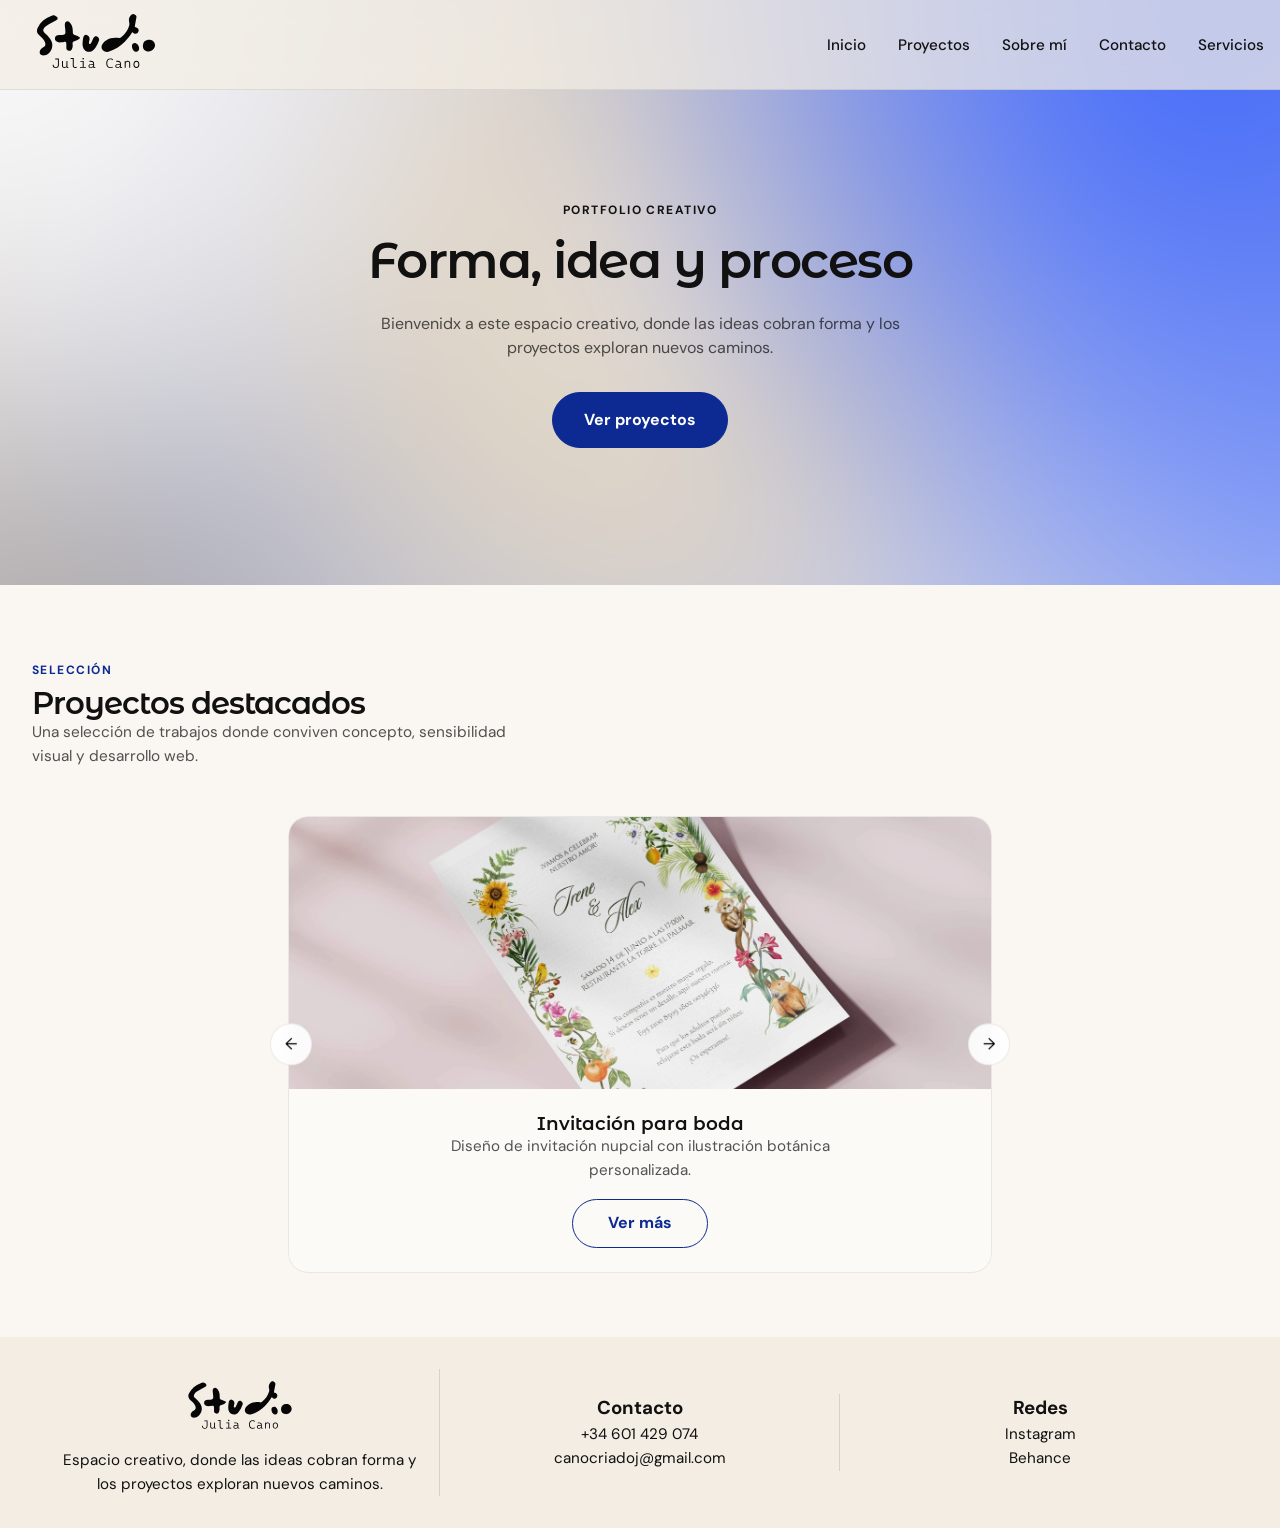
<file: index.html>
<!DOCTYPE html>
<html lang="es">

<head>
    <meta charset="UTF-8">
    <meta http-equiv="X-UA-Compatible" content="IE=edge">
    <meta name="viewport" content="width=device-width, initial-scale=1.0">

    <title>Julia Cano | Portfolio</title>
    <meta name="description" content="Portfolio de Julia Cano, diseñadora web y desarrolladora frontend.">

    <link rel="icon" href="img/favicon.svg" type="image/svg+xml">

    <!-- Fuentes de Google Fonts -->
    <link rel="preconnect" href="https://fonts.googleapis.com">
    <link rel="preconnect" href="https://fonts.gstatic.com" crossorigin>
    <link
        href="https://fonts.googleapis.com/css2?family=DM+Sans:wght@400;500;700&family=Montserrat+Alternates:wght@500;600;700&display=swap"
        rel="stylesheet" />

    <link rel="stylesheet" href="css/main.css">
    <script src="js/main.js" defer></script>
</head>

<body>

    <header class="site-header">
        <div class="site-header__container">
            <a class="site-header__logo" href="index.html" title="Ir al inicio">
                <img src="img/logo.svg" alt="logo del sitio" class="site-header__logo-svg">
            </a>

            <nav class="site-header__nav" id="site-navigation" aria-label="Navegación principal">
                <ul class="site-header__nav-list">
                    <li class="site-header__nav-item">
                        <a class="site-header__nav-link" href="index.html#inicio" title="Ir a Inicio">
                            Inicio
                        </a>
                    </li>
                    <li class="site-header__nav-item">
                        <a class="site-header__nav-link" href="proyectos.html" title="Ir a Proyectos">
                            Proyectos
                        </a>
                    </li>
                    <li class="site-header__nav-item">
                        <a class="site-header__nav-link" href="sobremi.html" title="Ir a Sobre mí">
                            Sobre mí
                        </a>
                    </li>
                    <li class="site-header__nav-item">
                        <a class="site-header__nav-link" href="contacto.html" title="Ir a Contacto">
                            Contacto
                        </a>
                    </li>
                    <li class="site-header__nav-item">
                        <a class="site-header__nav-link" href="servicios.html" title="Ir a Servicios">
                            Servicios
                        </a>
                    </li>
                </ul>
            </nav>

            <button class="site-header__toggle" id="menu-toggle" type="button" aria-expanded="false"
                aria-controls="site-navigation" aria-label="Abrir menú" title="Abrir menú">
                <span class="site-header__toggle-line"></span>
                <span class="site-header__toggle-line"></span>
                <span class="site-header__toggle-line"></span>
            </button>
        </div>
    </header>

    <main class="site-main reveal">
        <!-- hero -->
        <section class="hero" id="inicio" aria-labelledby="hero-title">
            <div class="hero__background" aria-hidden="true"></div>

            <div class="hero__container">
                <p class="hero__eyebrow">Portfolio creativo</p>

                <h1 class="hero__title" id="hero-title">
                    Forma, idea y proceso
                </h1>

                <p class="hero__text">
                    Bienvenidx a este espacio creativo, donde las ideas
                    cobran forma y los proyectos exploran nuevos caminos.
                </p>

                <a class="hero__button" href="proyectos.html" title="Ver proyectos">
                    Ver proyectos
                </a>
            </div>
        </section>

        <!-- Slider de proyectos -->
        <section class="slider-proyectos" aria-labelledby="slider-proyectos-titulo">
            <div class="slider-proyectos__contenedor">

                <div class="slider-proyectos__cabecera">
                    <p class="slider-proyectos__eyebrow">Selección</p>
                    <h2 class="slider-proyectos__titulo" id="slider-proyectos-titulo">
                        Proyectos destacados
                    </h2>
                    <p class="slider-proyectos__descripcion">
                        Una selección de trabajos donde conviven concepto, sensibilidad visual y desarrollo web.
                    </p>
                </div>

                <div class="slider-proyectos__slider">

                    <button class="slider-proyectos__flecha slider-proyectos__flecha--anterior" type="button"
                        aria-label="Ver proyecto anterior">
                        ←
                    </button>

                    <div class="slider-proyectos__viewport">
                        <div class="slider-proyectos__pista" id="slider-pista">

                            <article class="slider-proyectos__slide">
                                <picture>
                                    <source srcset="img/webp/invitaciondeboda/mockupboda2.webp" type="image/webp">
                                    <img src="img/proyecto1.jpg" alt="Invitación para boda" loading="lazy" width="1200"
                                        height="800">
                                </picture>

                                <div class="slider-proyectos__contenido">
                                    <h3 class="slider-proyectos__nombre">Invitación para boda</h3>
                                    <p class="slider-proyectos__texto">
                                        Diseño de invitación nupcial con ilustración botánica personalizada.
                                    </p>
                                    <a href="detalle-invitaciondeboda.html" class="slider-proyectos__boton">Ver más</a>
                                </div>
                            </article>

                            <article class="slider-proyectos__slide">
                                <picture>
                                    <source srcset="img/webp/unregaloespecial/foto2.webp" type="image/webp">
                                    <img src="img/jpg//unregaloespecial/foto2.jpg" alt="Proyecto 2" loading="lazy"
                                        width="1200" height="800">
                                </picture>

                                <div class="slider-proyectos__contenido">
                                    <h3 class="slider-proyectos__nombre">Un regalo especial</h3>
                                    <p class="slider-proyectos__texto">
                                        Diseño de packaging artesanal y efímero.
                                    </p>
                                    <a href="detalle-regalo.html" class="slider-proyectos__boton">Ver más</a>
                                </div>
                            </article>

                            <article class="slider-proyectos__slide">
                                <picture>
                                    <source srcset="img/webp/jimenezrosales/diseñofinal.webp" type="image/webp">
                                    <img src="img/jpg/jimenezrosales/diseñofinal.jpg" alt="Proyecto 3" loading="lazy"
                                        width="1200" height="800">
                                </picture>

                                <div class="slider-proyectos__contenido">
                                    <h3 class="slider-proyectos__nombre">Jiménez Rosales</h3>
                                    <p class="slider-proyectos__texto">
                                        Rediseño de identidad y packaging para una granja avícola situada en Sevilla.
                                    </p>
                                    <a href="detalle-jimenezrosales.html" class="slider-proyectos__boton">Ver más</a>
                                </div>
                            </article>

                        </div>
                    </div>

                    <button class="slider-proyectos__flecha slider-proyectos__flecha--siguiente" type="button"
                        aria-label="Ver siguiente proyecto">
                        →
                    </button>

                </div>
            </div>
        </section>

    </main>

    <!---footer-->
    <footer class="footer">
        <div class="footer__contenedor">
            <div class="footer__columna">
                <div class="footer__logo">
                    <a class="site-header__logo" href="index.html" title="Ir al inicio">
                        <img src="img/logo.svg" alt="logo del sitio" class="site-header__logo-svg">
                    </a>
                </div>
                <p>Espacio creativo, donde las ideas cobran forma y los proyectos exploran nuevos caminos.</p>
            </div>

            <div class="footer__columna">
                <h3 class="footer__titulo"><a href="contacto.html" title="ir a contacto">Contacto</a></h3>
                <p>+34 601 429 074</p>
                <p>canocriadoj@gmail.com</p>
            </div>

            <div class="footer__columna">
                <h3 class="footer__titulo">Redes</h3>
                <p><a href="https://www.instagram.com/" target="_blank" title="abrir instagram" rel="noreferrer">Instagram</a></p>
                <p><a href="https://www.behance.net/" target="_blank" title="abrir behance" rel="noreferrer">Behance</a></p>
            </div>
        </div>
    </footer>
</body>

</html>
</file>
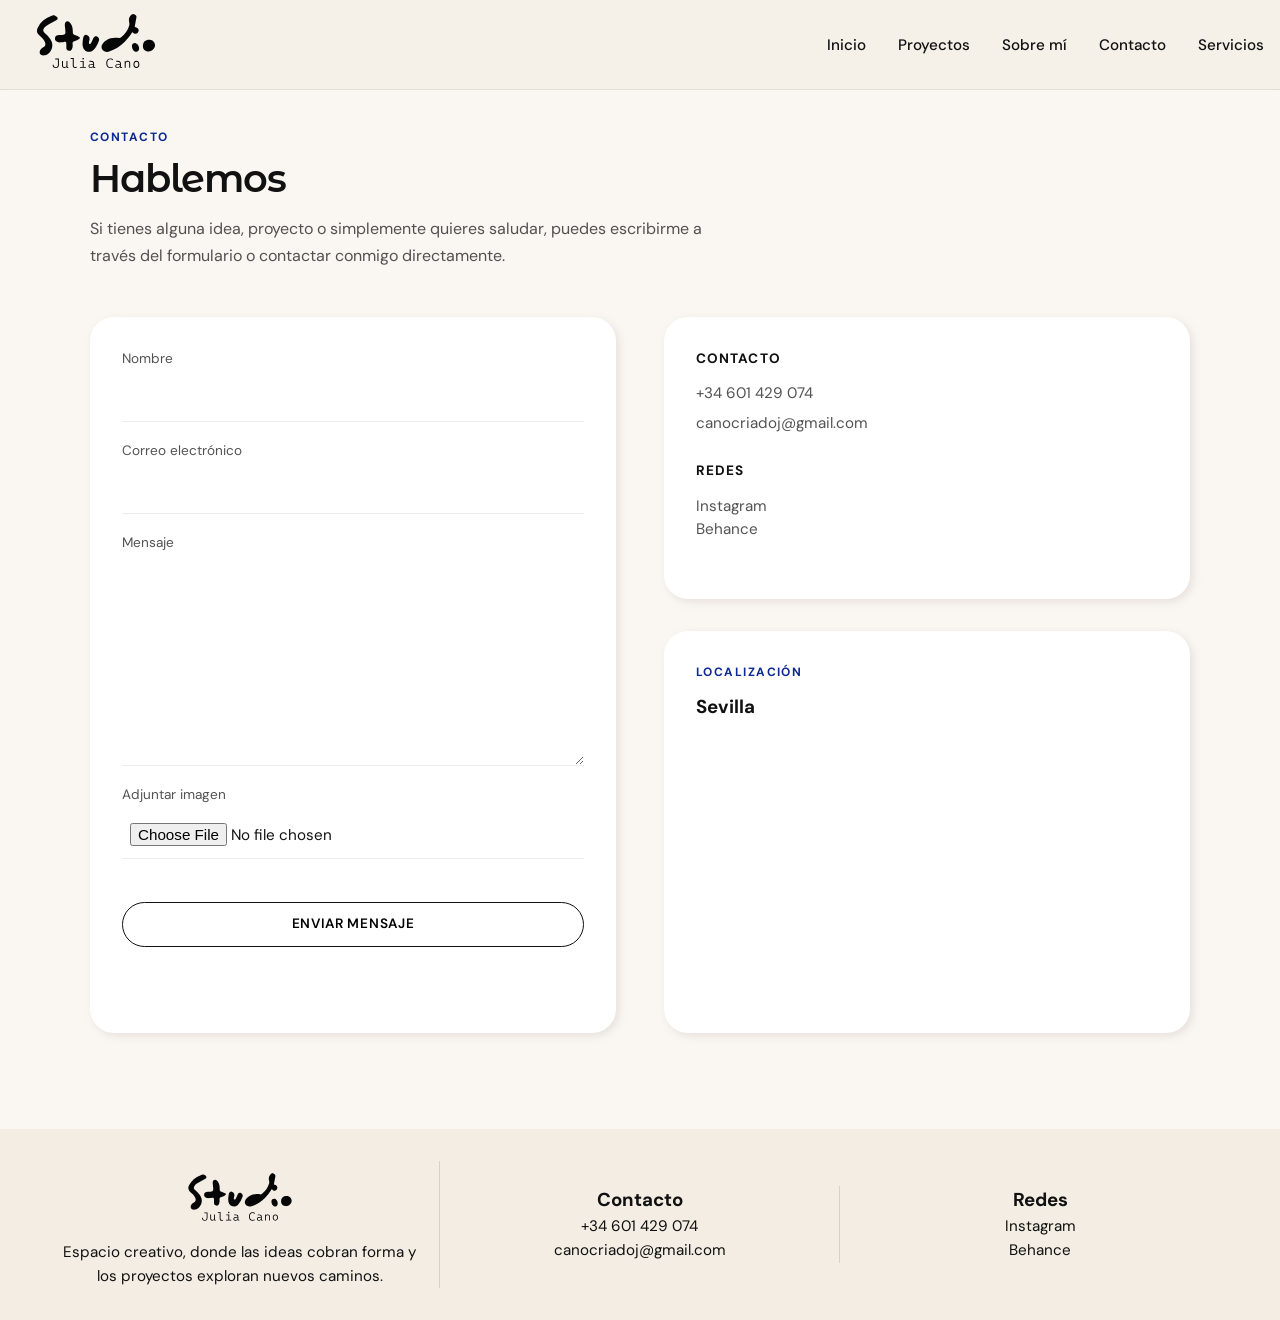
<file: contacto.html>
<!DOCTYPE html>
<html lang="es">

<head>
    <meta charset="UTF-8">
    <meta http-equiv="X-UA-Compatible" content="IE=edge">
    <meta name="viewport" content="width=device-width, initial-scale=1.0">

    <title>Julia Cano | Portfolio</title>
    <meta name="description" content="Portfolio de Julia Cano, diseñadora web y desarrolladora frontend.">

    <link rel="icon" href="img/favicon.svg" type="image/svg+xml">

    <!-- Fuentes de Google Fonts -->
    <link rel="preconnect" href="https://fonts.googleapis.com">
    <link rel="preconnect" href="https://fonts.gstatic.com" crossorigin>
    <link
        href="https://fonts.googleapis.com/css2?family=DM+Sans:wght@400;500;700&family=Montserrat+Alternates:wght@500;600;700&display=swap"
        rel="stylesheet" />

    <link rel="stylesheet" href="css/main.css">
    <script src="js/main.js" defer></script>
</head>

<body>

    <header class="site-header">
        <div class="site-header__container">
            <a class="site-header__logo" href="index.html" title="Ir al inicio">
                <img src="img/logo.svg" alt="logo del sitio" class="site-header__logo-svg">
            </a>

            <nav class="site-header__nav" id="site-navigation" aria-label="Navegación principal">
                <ul class="site-header__nav-list">
                    <li class="site-header__nav-item">
                        <a class="site-header__nav-link" href="index.html#inicio" title="Ir a Inicio">
                            Inicio
                        </a>
                    </li>
                    <li class="site-header__nav-item">
                        <a class="site-header__nav-link" href="proyectos.html" title="Ir a Proyectos">
                            Proyectos
                        </a>
                    </li>
                    <li class="site-header__nav-item">
                        <a class="site-header__nav-link" href="sobremi.html" title="Ir a Sobre mí">
                            Sobre mí
                        </a>
                    </li>
                    <li class="site-header__nav-item">
                        <a class="site-header__nav-link" href="contacto.html" title="Ir a Contacto">
                            Contacto
                        </a>
                    </li>
                    <li class="site-header__nav-item">
                        <a class="site-header__nav-link" href="servicios.html" title="Ir a Servicios">
                            Servicios
                        </a>
                    </li>
                </ul>
            </nav>

            <button class="site-header__toggle" id="menu-toggle" type="button" aria-expanded="false"
                aria-controls="site-navigation" aria-label="Abrir menú" title="Abrir menú">
                <span class="site-header__toggle-line"></span>
                <span class="site-header__toggle-line"></span>
                <span class="site-header__toggle-line"></span>
            </button>
        </div>
    </header>

    <main class="site-main reveal">

        <section class="contacto">
            <div class="contacto__contenedor">

                <div class="contacto__intro">
                    <p class="contacto__subtitulo">Contacto</p>
                    <h2 class="contacto__titulo">Hablemos</h2>
                    <p class="contacto__texto">
                        Si tienes alguna idea, proyecto o simplemente quieres saludar, puedes escribirme a través del
                        formulario o contactar conmigo directamente.
                    </p>
                </div>

                <div class="contacto__grid">

                    <!-- IZQUIERDA: FORMULARIO -->
                    <form class="contacto__formulario" action="envio.php" method="post" enctype="multipart/form-data">
                        <div class="campo">
                            <label for="nombre">Nombre</label>
                            <input type="text" id="nombre" name="nombre" required>
                        </div>

                        <div class="campo">
                            <label for="email">Correo electrónico</label>
                            <input type="email" id="email" name="email" required>
                        </div>

                        <div class="campo">
                            <label for="mensaje">Mensaje</label>
                            <textarea id="mensaje" name="mensaje" rows="8" required></textarea>
                        </div>

                        <div class="campo">
                            <label for="archivo">Adjuntar imagen</label>
                            <input type="file" id="archivo" name="archivo">
                        </div>

                        <button type="submit" class="contacto__boton">Enviar mensaje</button>
                    </form>

                    <!-- DERECHA: CONTACTO + MAPA -->
                    <div class="contacto__columna-derecha">

                        <div class="contacto__info">
                            <div class="contacto__bloque">
                                <h3>Contacto</h3>
                                <p>+34 601 429 074</p>
                                <a href="mailto:canocriadoj@gmail.com"
                                    title="Enviar un correo a Julia Cano">canocriadoj@gmail.com</a>
                            </div>

                            <div class="contacto__bloque">
                                <h3>Redes</h3>
                                <a href="https://www.instagram.com/" target="_blank"
                                    title="Visitar el perfil de Instagram de Julia Cano">Instagram</a>
                                <p><a href="https://www.behance.net/" target="_blank"
                                        title="Visitar el perfil de Behance de Julia Cano">Behance</a></p>
                            </div>
                        </div>

                        <div class="contacto__mapa-bloque">
                            <p class="contacto__subtitulo">Localización</p>
                            <h3>Sevilla</h3>

                            <div class="mapa__iframe">
                                <iframe src="https://www.google.com/maps?q=Sevilla&output=embed" loading="lazy"
                                    title="Mapa de Sevilla">
                                </iframe>
                            </div>
                        </div>

                    </div>

                </div>
            </div>
        </section>

    </main>

    <!---footer-->
    <footer class="footer">
        <div class="footer__contenedor">
            <div class="footer__columna">
                <div class="footer__logo">
                    <a class="site-header__logo" href="index.html" title="Ir al inicio">
                        <img src="img/logo.svg" alt="logo del sitio" class="site-header__logo-svg">
                    </a>
                </div>
                <p>Espacio creativo, donde las ideas cobran forma y los proyectos exploran nuevos caminos.</p>
            </div>

            <div class="footer__columna">
                <h3 class="footer__titulo"><a href="contacto.html" title="ir a contacto">Contacto</a></h3>
                <p>+34 601 429 074</p>
                <p>canocriadoj@gmail.com</p>
            </div>

            <div class="footer__columna">
                <h3 class="footer__titulo">Redes</h3>
                <p><a href="https://www.instagram.com/" target="_blank" title="abrir instagram" rel="noreferrer">Instagram</a></p>
                <p><a href="https://www.behance.net/" target="_blank" title="abrir behance" rel="noreferrer">Behance</a></p>
            </div>
        </div>
    </footer>
</body>

</html>
</file>
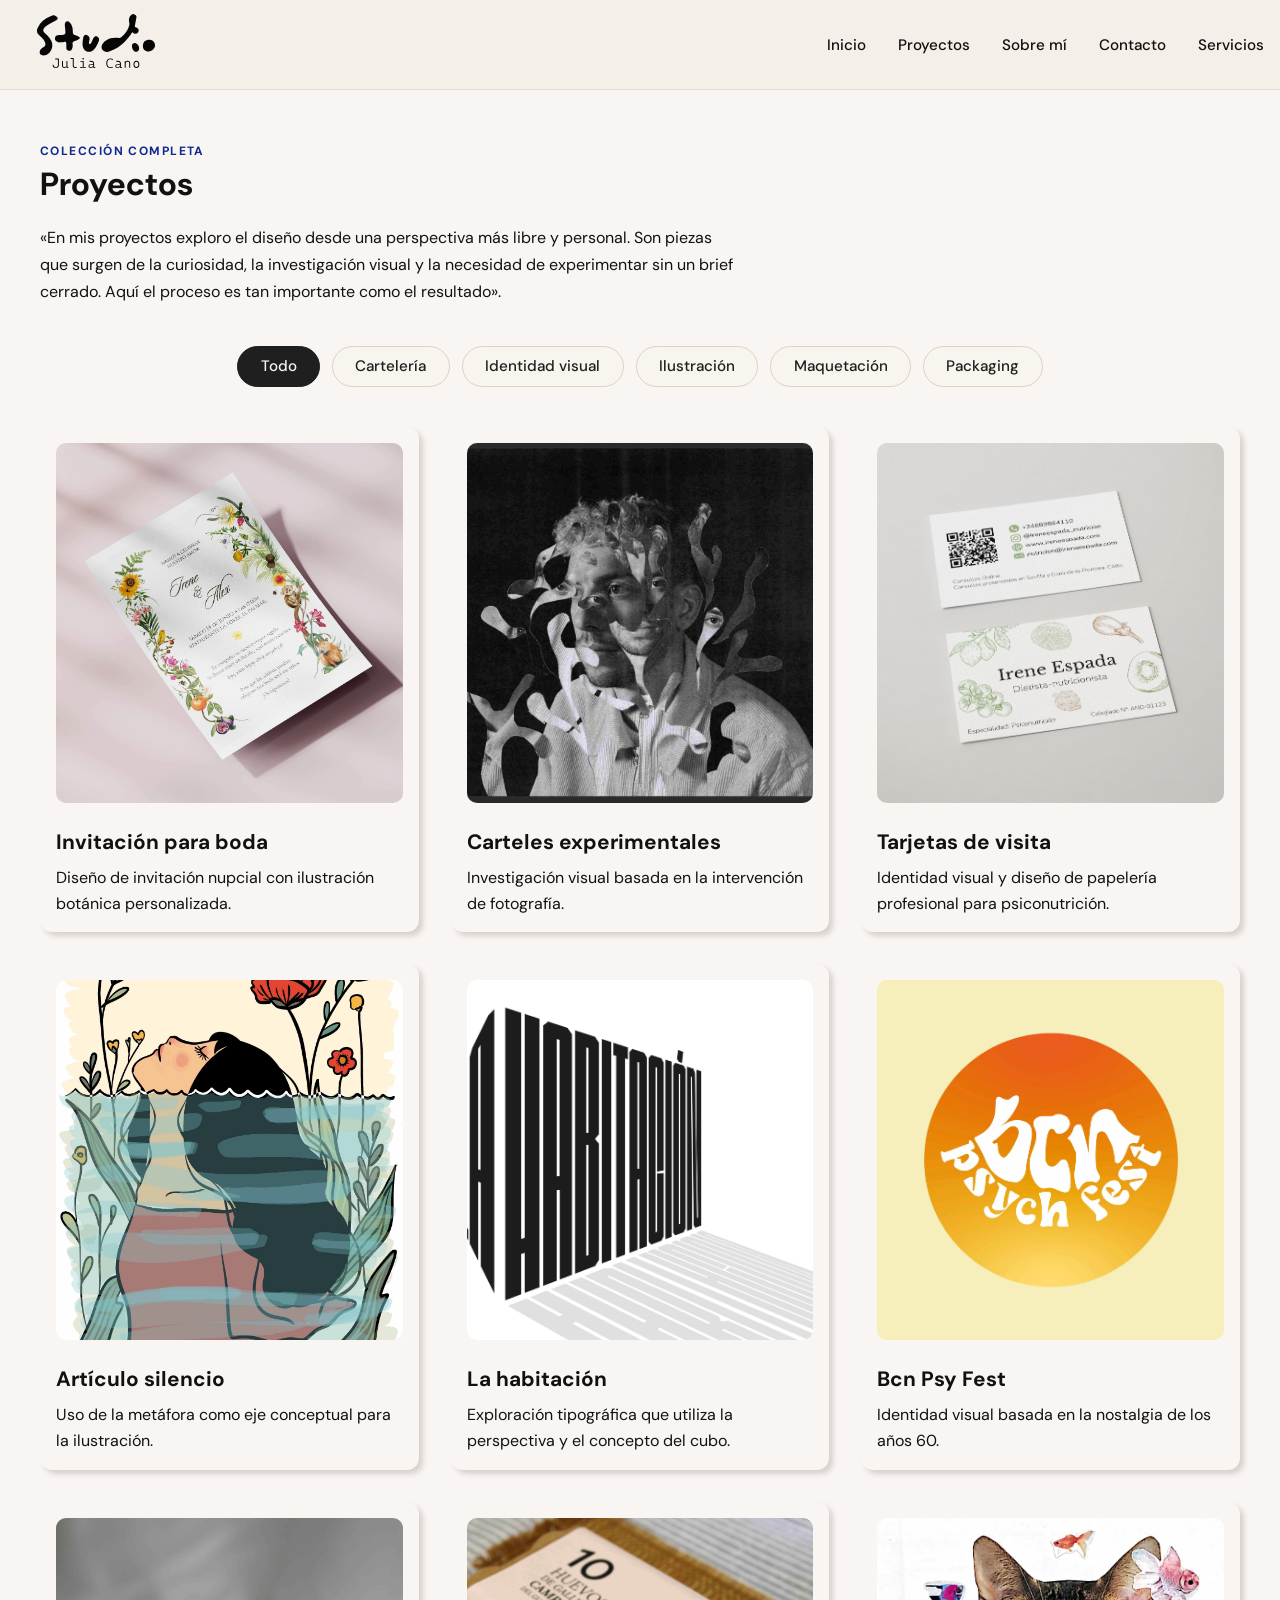
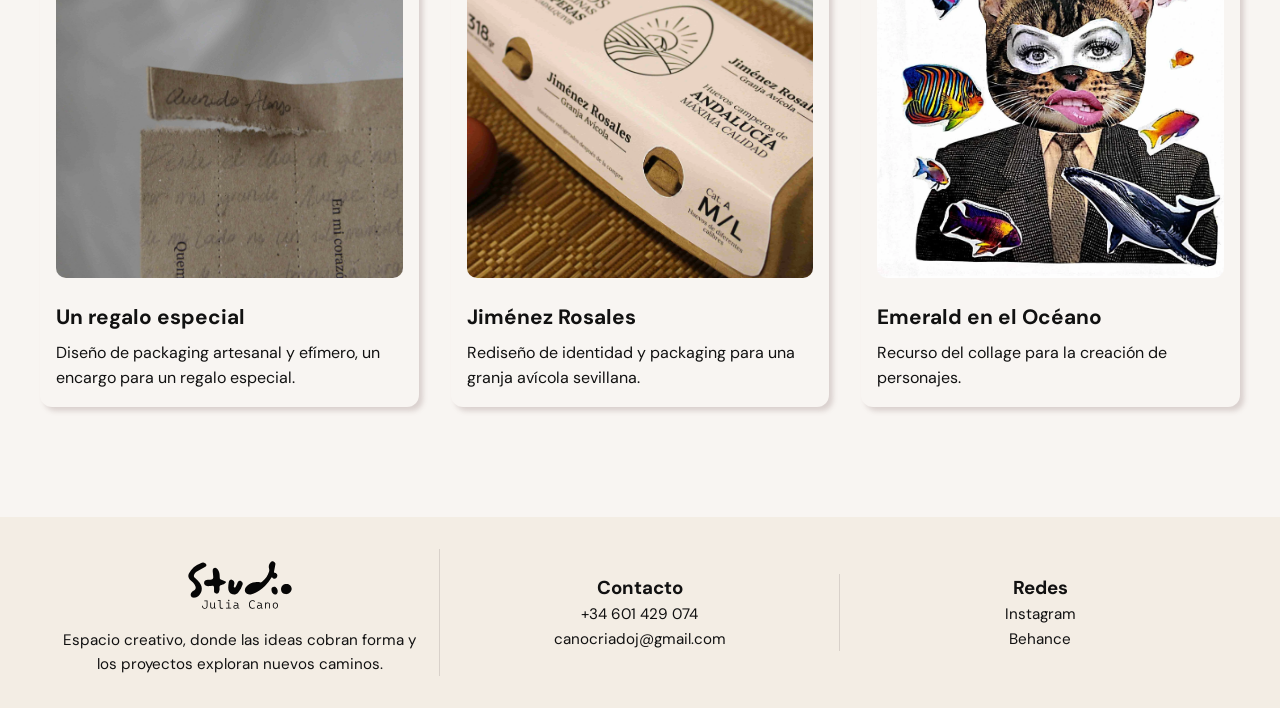
<file: proyectos.html>
<!DOCTYPE html>
<html lang="es">

<head>
     <!-- Metadatos básicos del documento -->
    <meta charset="UTF-8">
    <meta http-equiv="X-UA-Compatible" content="IE=edge">
    <meta name="viewport" content="width=device-width, initial-scale=1.0">

    <!-- Información SEO principal -->
    <title>Julia Cano | Portfolio</title>
    <meta name="description" content="Portfolio de Julia Cano, diseñadora web y desarrolladora frontend.">

    <link rel="icon" href="img/favicon.svg" type="image/svg+xml">

    <!-- Fuentes de Google Fonts -->
    <link rel="preconnect" href="https://fonts.googleapis.com">
    <link rel="preconnect" href="https://fonts.gstatic.com" crossorigin>
    <link
        href="https://fonts.googleapis.com/css2?family=DM+Sans:wght@400;500;700&family=Montserrat+Alternates:wght@500;600;700&display=swap"
        rel="stylesheet" />

    <link rel="stylesheet" href="css/main.css">
    <script src="js/main.js" defer></script>
</head>

<body>
    <!--cabecera-->
    <header class="site-header">
        <div class="site-header__container">
            <!--logo-->
            <a class="site-header__logo" href="index.html" title="Ir al inicio">
                <img src="img/logo.svg" alt="logo del sitio" class="site-header__logo-svg">
            </a>

            <!---navegación-->
            <nav class="site-header__nav" id="site-navigation" aria-label="Navegación principal">
                <ul class="site-header__nav-list">
                    <li class="site-header__nav-item">
                        <a class="site-header__nav-link" href="index.html#inicio" title="Ir a Inicio">
                            Inicio
                        </a>
                    </li>
                    <li class="site-header__nav-item">
                        <a class="site-header__nav-link" href="proyectos.html" title="Ir a Proyectos">
                            Proyectos
                        </a>
                    </li>
                    <li class="site-header__nav-item">
                        <a class="site-header__nav-link" href="sobremi.html" title="Ir a Sobre mí">
                            Sobre mí
                        </a>
                    </li>
                    <li class="site-header__nav-item">
                        <a class="site-header__nav-link" href="contacto.html" title="Ir a Contacto">
                            Contacto
                        </a>
                    </li>
                    <li class="site-header__nav-item">
                        <a class="site-header__nav-link" href="servicios.html" title="Ir a Servicios">
                            Servicios
                        </a>
                    </li>
                </ul>
            </nav>

            <button class="site-header__toggle" id="menu-toggle" type="button" aria-expanded="false"
                aria-controls="site-navigation" aria-label="Abrir menú" title="Abrir menú">
                <span class="site-header__toggle-line"></span>
                <span class="site-header__toggle-line"></span>
                <span class="site-header__toggle-line"></span>
            </button>
        </div>
    </header>
 <!--contrenido principal-->
    <main class="site-main reveal">

        <!---proyectos-->
        <section class="catalogo aparecer">
            <div class="catalogo__contenedor">
                <p class="catalogo__subtitulo">Colección completa</p>
                <h1 class="catalogo__titulo">Proyectos</h1>
                <p class="catalogo__texto">
                    «En mis proyectos exploro el diseño desde una perspectiva más libre y personal.
                    Son piezas que surgen de la curiosidad, la investigación visual y la necesidad de
                    experimentar sin un brief cerrado. Aquí el proceso es tan importante como el resultado».

                </p>


                <!--filtro-->
                <div class="filtro">
                    <button class="filtro__btn activo" data-filter="todo" title="ver todo">Todo</button>
                    <button class="filtro__btn" data-filter="carteleria" title="ver carteles">Cartelería</button>
                    <button class="filtro__btn" data-filter="identidad" title="ver identidad">Identidad visual</button>
                    <button class="filtro__btn" data-filter="ilustracion" title="ver ilustraciones">Ilustración</button>
                    <button class="filtro__btn" data-filter="maquetacion" title="ver maquetación">Maquetación</button>
                    <button class="filtro__btn" data-filter="packaging" title="ver packaging">Packaging</button>
                </div>

                <!--grid de proyectos-->
                <div class="catalogo__grid">

                    <!--proyectos-->

                    <a href="detalle-invitaciondeboda.html" class="poster__enlace" title="ver detalles">
                        <article class="poster" data-category="ilustracion maquetacion">
                            <picture>
                                <source srcset="img/webp/invitaciondeboda/mockupboda2.webp" type="image/webp">
                                <img src="img/jpg/invitaciondeboda/mockupboda2.jpg" alt="invitacion boda"
                                    class="poster__imagen" loading="lazy">
                            </picture>
                            <h3 class="poster__nombre">Invitación para boda</h3>
                            <p class="poster__descripcion">Diseño de invitación nupcial con ilustración botánica
                                personalizada.</p>
                        </article>
                    </a>

                    <a href="detalle-cartelesexperimentales.html" class="poster__enlace" title="ver detalles">
                        <article class="poster" data-category="carteleria ">
                            <picture>
                                <source srcset="img/webp/cartelesexperimentales/intervencion1.webp" type="image/webp">
                                <img src="img/jpg/cartelesexperimentales/intervencion1.jpg" alt="foto de intervencion"
                                    class="poster__imagen" loading="lazy">
                            </picture>
                            <h3 class="poster__nombre">Carteles experimentales</h3>
                            <p class="poster__descripcion">Investigación visual basada en la intervención de fotografía.
                            </p>
                        </article>
                    </a>

                    <a href="detalle-tarjetasdevisita.html" class="poster__enlace" title="ver detalles">
                        <article class="poster" data-category="ilustracion identidad">
                            <picture>
                                <source srcset="img/webp/tarjetasdevisita/mockup.webp" type="image/webp">
                                <img src="img/jpg/tarjetasdevisita/mockup.jpg" alt="tarjetas de visita"
                                    class="poster__imagen" loading="lazy">
                            </picture>
                            <h3 class="poster__nombre">Tarjetas de visita</h3>
                            <p class="poster__descripcion">Identidad visual y diseño de papelería profesional para
                                psiconutrición.</p>
                        </article>
                    </a>

                    <a href="detalle-articulosilencio.html" class="poster__enlace" title="ver detalles">
                        <article class="poster" data-category="maquetacion ilustracion">
                            <picture>
                                <source srcset="img/webp/articulosilencio/ilustracionprincipal.webp" type="image/webp">
                                <img src="img/jpg/articulosilencio/ilustracionprincipal.jpg" alt="ilustracion"
                                    class="poster__imagen" loading="lazy">
                            </picture>
                            <h3 class="poster__nombre">Artículo silencio</h3>
                            <p class="poster__descripcion">Uso de la metáfora como eje conceptual para la ilustración.
                            </p>
                        </article>
                    </a>

                    <a href="detalle-lahabitacion.html" class="poster__enlace" title="ver detalles">
                        <article class="poster" data-category="carteleria">
                            <picture>
                                <source srcset="img/webp/lahabitacion/boceto1.webp" type="image/webp">
                                <img src="img/jpg/lahabitacion/boceto1.jpg" alt="boceto" class="poster__imagen"
                                    loading="lazy">
                            </picture>
                            <h3 class="poster__nombre">La habitación</h3>
                            <p class="poster__descripcion">Exploración tipográfica que utiliza la perspectiva y el
                                concepto del cubo.</p>
                        </article>
                    </a>



                    <a href="detalle-bcn.html" class="poster__enlace" title="ver detalles">
                        <article class="poster" data-category="carteleria identidad">
                            <picture>
                                <source srcset="img/webp/bcnfest/bcnpsychfest.webp" type="image/webp">
                                <img src="img/jpg/bcnfest/bcnpsychfest.jpg" alt="diseño" class="poster__imagen"
                                    loading="lazy">
                            </picture>
                            <h3 class="poster__nombre">Bcn Psy Fest</h3>
                            <p class="poster__descripcion">Identidad visual basada en la nostalgia de los años 60.</p>
                        </article>
                    </a>

                    <a href="detalle-regalo.html" class="poster__enlace" title="ver detalles">
                        <article class="poster" data-category="packaging">
                            <picture>
                                <source srcset="img/webp/unregaloespecial/foto1.webp" type="image/webp">
                                <img src="img/jpg/unregaloespecial/foto1.jpg" alt="fotografia packaging"
                                    class="poster__imagen" loading="lazy">
                            </picture>
                            <h3 class="poster__nombre">Un regalo especial</h3>
                            <p class="poster__descripcion">Diseño de packaging artesanal y efímero, un encargo para un regalo especial.</p>
                        </article>
                    </a>

                    <a href="detalle-jimenezrosales.html" class="poster__enlace" title="ver detalles">
                        <article class="poster" data-category="identidad ilustracion packaging">
                            <picture>
                                <source srcset="img/webp/jimenezrosales/diseñofinal.webp" type="image/webp">
                                <img src="img/jpg/jimenezrosales/diseñofinal.jpg" alt="foto producto final"
                                    class="poster__imagen" loading="lazy">
                            </picture>
                            <h3 class="poster__nombre">Jiménez Rosales</h3>
                            <p class="poster__descripcion">Rediseño de identidad y packaging para una granja avícola sevillana.</p>
                        </article>
                    </a>

                    
                    <a href="detalle-emeraldeneloceano.html" class="poster__enlace" title="ver detalles">
                        <article class="poster" data-category="maquetacion ilustracion">
                            <picture>
                                <source srcset="img/webp/emeraldeneloceano/collage.webp" type="image/webp">
                                <img src="img/jpg/emeraldeneloceano/collage.jpg" alt="collage"
                                    class="poster__imagen" loading="lazy">
                            </picture>
                            <h3 class="poster__nombre">Emerald en el Océano</h3>
                            <p class="poster__descripcion">Recurso del collage para la creación de personajes.</p>
                        </article>
                    </a>









                </div>
            </div>
        </section>


    </main>

    <!---footer-->
    <footer class="footer">
        <div class="footer__contenedor">
            <div class="footer__columna">
                <div class="footer__logo">
                    <a class="site-header__logo" href="index.html" title="Ir al inicio">
                        <img src="img/logo.svg" alt="logo del sitio" class="site-header__logo-svg">
                    </a>
                </div>
                <p>Espacio creativo, donde las ideas cobran forma y los proyectos exploran nuevos caminos.</p>
            </div>

            <div class="footer__columna">
                <h3 class="footer__titulo"><a href="contacto.html" title="ir a contacto">Contacto</a></h3>
                <p>+34 601 429 074</p>
                <p>canocriadoj@gmail.com</p>
            </div>

            <div class="footer__columna">
                <h3 class="footer__titulo">Redes</h3>
                <p><a href="https://www.instagram.com/" target="_blank" title="abrir instagram" rel="noreferrer">Instagram</a></p>
                <p><a href="https://www.behance.net/" target="_blank" title="abrir behance" rel="noreferrer">Behance</a></p>
            </div>
        </div>
    </footer>
</body>

</html>
</file>
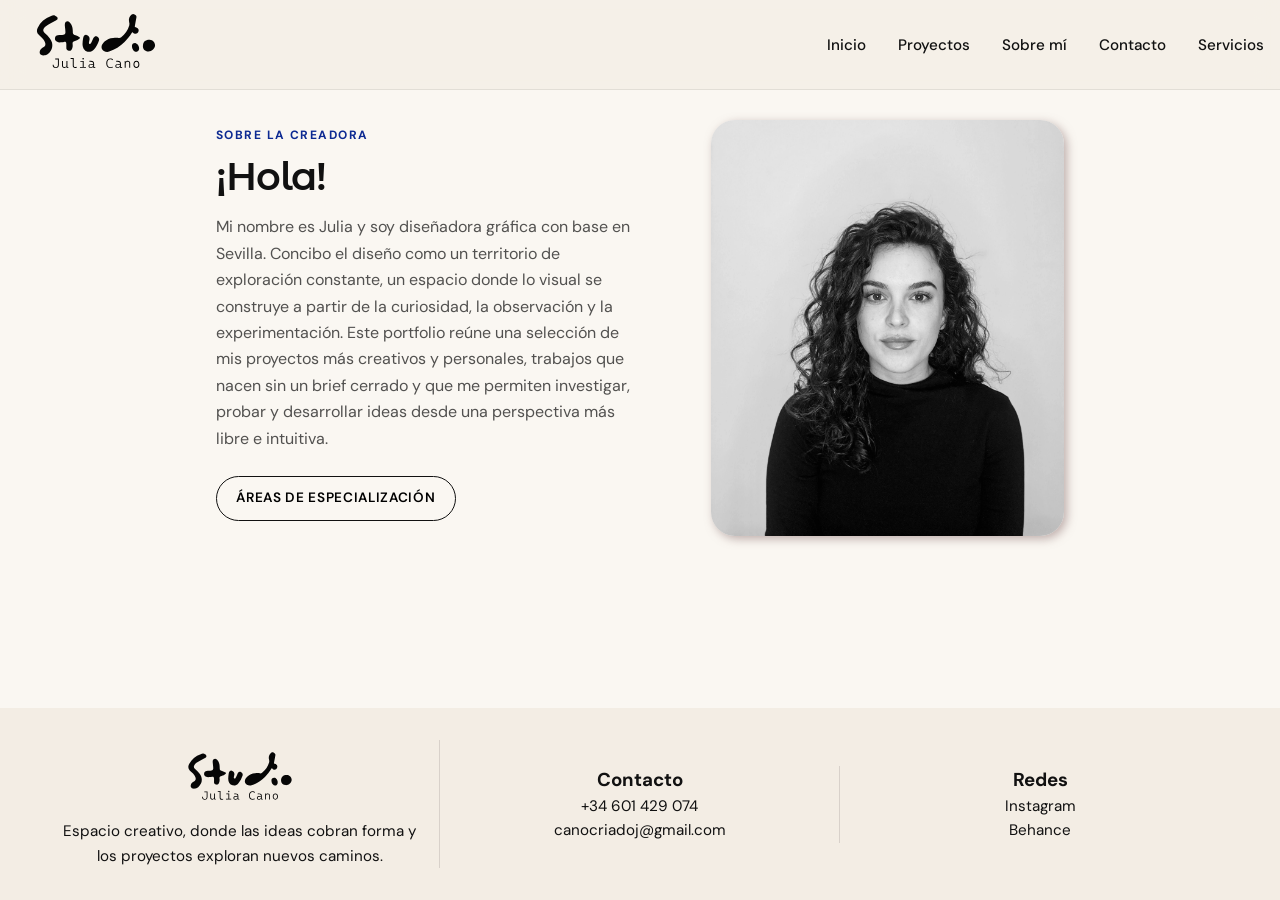
<file: sobremi.html>
<!DOCTYPE html>
<html lang="es">

<head>
    <meta charset="UTF-8">
    <meta http-equiv="X-UA-Compatible" content="IE=edge">
    <meta name="viewport" content="width=device-width, initial-scale=1.0">

    <title>Julia Cano | Portfolio</title>
    <meta name="description" content="Portfolio de Julia Cano, diseñadora web y desarrolladora frontend.">

    <link rel="icon" href="img/favicon.svg" type="image/svg+xml">

    <!-- Fuentes de Google Fonts -->
    <link rel="preconnect" href="https://fonts.googleapis.com">
    <link rel="preconnect" href="https://fonts.gstatic.com" crossorigin>
    <link
        href="https://fonts.googleapis.com/css2?family=DM+Sans:wght@400;500;700&family=Montserrat+Alternates:wght@500;600;700&display=swap"
        rel="stylesheet" />

    <link rel="stylesheet" href="css/main.css">
    <script src="js/main.js" defer></script>
</head>

<body>

    <header class="site-header">
        <div class="site-header__container">
            <a class="site-header__logo" href="index.html" title="Ir al inicio">
                <img src="img/logo.svg" alt="logo del sitio" class="site-header__logo-svg">
            </a>

            <nav class="site-header__nav" id="site-navigation" aria-label="Navegación principal">
                <ul class="site-header__nav-list">
                    <li class="site-header__nav-item">
                        <a class="site-header__nav-link" href="index.html#inicio" title="Ir a Inicio">
                            Inicio
                        </a>
                    </li>
                    <li class="site-header__nav-item">
                        <a class="site-header__nav-link" href="proyectos.html" title="Ir a Proyectos">
                            Proyectos
                        </a>
                    </li>
                    <li class="site-header__nav-item">
                        <a class="site-header__nav-link" href="sobremi.html" title="Ir a Sobre mí">
                            Sobre mí
                        </a>
                    </li>
                    <li class="site-header__nav-item">
                        <a class="site-header__nav-link" href="contacto.html" title="Ir a Contacto">
                            Contacto
                        </a>
                    </li>
                    <li class="site-header__nav-item">
                        <a class="site-header__nav-link" href="servicios.html" title="Ir a Servicios">
                            Servicios
                        </a>
                    </li>
                </ul>
            </nav>

            <button class="site-header__toggle" id="menu-toggle" type="button" aria-expanded="false"
                aria-controls="site-navigation" aria-label="Abrir menú" title="Abrir menú">
                <span class="site-header__toggle-line"></span>
                <span class="site-header__toggle-line"></span>
                <span class="site-header__toggle-line"></span>
            </button>
        </div>
    </header>

    <main class="site-main reveal">
        <section class="sobremi">
            <div class="sobremi__contenedor">

                <div class="sobremi__texto">
                    <p class="sobremi__subtitulo">Sobre la creadora</p>

                    <h2 class="sobremi__titulo">¡Hola!</h2>

                    <p class="sobremi__descripcion">
                        Mi nombre es Julia y soy diseñadora gráfica con base en Sevilla. Concibo el diseño como un
                        territorio de exploración constante, un espacio donde lo visual se construye a partir de la
                        curiosidad, la observación y la experimentación. Este portfolio reúne una selección de mis
                        proyectos más creativos y personales, trabajos que nacen sin un brief cerrado y que me permiten
                        investigar, probar y desarrollar ideas desde una perspectiva más libre e intuitiva.
                    </p>

                    <button class="sobremi__boton" id="botonValores">
                        Áreas de especialización
                    </button>

                    <ul class="sobremi__valores oculto" id="listaValores">
                        <li>Maquetación</li>
                        <li>Branding</li>
                        <li>Ilustración</li>
                    </ul>

                </div>

                <picture class="sobremi__imagen">
                    <source srcset="img/webp/sobremi.webp" type="image/webp">
                    <img src="img/jpg/sobremi.jpg" alt="Fotografia de Julia Cano" loading="lazy">
                </picture>

            </div>
        </section>
    </main>

    <!---footer-->
    <footer class="footer">
        <div class="footer__contenedor">
            <div class="footer__columna">
                <div class="footer__logo">
                    <a class="site-header__logo" href="index.html" title="Ir al inicio">
                        <img src="img/logo.svg" alt="logo del sitio" class="site-header__logo-svg">
                    </a>
                </div>
                <p>Espacio creativo, donde las ideas cobran forma y los proyectos exploran nuevos caminos.</p>
            </div>

            <div class="footer__columna">
                <h3 class="footer__titulo"><a href="contacto.html" title="ir a contacto">Contacto</a></h3>
                <p>+34 601 429 074</p>
                <p>canocriadoj@gmail.com</p>
            </div>

            <div class="footer__columna">
                <h3 class="footer__titulo">Redes</h3>
                <p><a href="https://www.instagram.com/" target="_blank" title="abrir instagram" rel="noreferrer">Instagram</a></p>
                <p><a href="https://www.behance.net/" target="_blank" title="abrir behance" rel="noreferrer">Behance</a></p>
            </div>
        </div>
    </footer>
</body>

</html>
</file>
<file: css/main.css>
/* Reset básico */
*,
*::before,
*::after {
  box-sizing: border-box;
  margin: 0;
  padding: 0;
}

/* Variables globales */
:root {

  /* Colores */
  --color-black: #111111;
  --color-beige: #f3ede4;
  --color-white: #ffffff;
  --color-blue: #0d2a92;
  --color-text-soft: rgba(17, 17, 17, 0.72);
  --color-border: rgba(17, 17, 17, 0.08);
  --color-overlay: rgba(243, 237, 228, 0.72);

  /* Tipografía */
  --font-heading: "Montserrat Alternates", sans-serif;
  --font-body: "DM Sans", sans-serif;

  /* Espaciado, dimensiones y otros */
  --container-width: 90rem;
  --header-height: 5rem;

  --space-xs: .5rem;
  --space-sm: .75rem;
  --space-md: 1rem;
  --space-lg: 1.5rem;
  --space-xl: 2rem;
  --space-2xl: 3rem;
  --space-3xl: 4rem;
  --space-4xl: 6rem;

  --radius-sm: .5rem;
  --radius-md: 1rem;
  --radius-full: 62.5rem;

  /* Transiciones */
  --transition-fast: 0.3s ease;
  --transition-medium: 0.45s ease;
}

/* Estilos generales */
html {
  font-size: 100%;
  scroll-behavior: smooth;
}

/* Animación de revelado del main cada vez que carga la página */
.reveal {
  opacity: 0;
  transform: translateY(30px);
  transition: all 0.8s ease;
}

/* Cuando el main esté visible, se aplicará la animación de revelado */
.reveal.visible {
  opacity: 1;
  transform: translateY(0);
}

/* Estilos base para el cuerpo del documento */
body {
  font-family: var(--font-body);
  font-size: 1rem;
  line-height: 1.5;
  color: var(--color-black);
  background-color: var(--color-beige);
  min-height: 100svh;
  display: flex;
  flex-direction: column;
}

/* Evitar scroll horizontal en dispositivos móviles */
body,
html {
  overflow-x: hidden;
}

/* Listas */
ul {
  list-style: none;
}

/* Enlaces e interacciones */
a {
  color: inherit;
  text-decoration: none;
}

/* Formularios */
button,
input,
textarea,
select {
  font: inherit;
}

button {
  border: none;
  background: transparent;
  cursor: pointer;
}

main {
  display: block;
}

/* Para que el contenido principal se expanda y llene el espacio disponible */
.site-main {
  flex: 1;
  background-color: #faf7f2;

}

/* Accesibilidad */
a:focus-visible,
button:focus-visible {
  outline: .125rem solid var(--color-blue);
  outline-offset: .2rem;
}

/* Contenedores base */
.site-header__container,
.site-footer__container,
.hero__container {
  width: min(100% - 2rem, var(--container-width));
  margin: 0 auto;
}

/* ---------Header--------- */
/* El header está fijo en la parte superior,fondo semitransparente y un efecto de desenfoque*/
.site-header {
  position: fixed;
  inset: 0 0 auto 0;
  z-index: 5;
  width: 100%;
  min-height: var(--header-height);
  backdrop-filter: blur(.75rem);
  background-color: var(--color-overlay);
  border-bottom: .0625rem solid var(--color-border);
}

/*dirección del contenido del header*/
.site-header__container {
  min-height: var(--header-height);
  display: flex;
  align-items: center;
  justify-content: space-between;
  gap: var(--space-lg);
}

/*logo*/
.site-header__logo-svg {
  width: 10rem;
  height: auto;
}

/*lista de navegación*/
.site-header__nav-list {
  display: flex;
  align-items: center;
  gap: var(--space-xl);
}

/*enlaces de navegación*/
.site-header__nav-link {
  position: relative;
  font-size: .95rem;
  font-weight: 500;
  transition: color var(--transition-fast);
}

/*efecto de subrayado animado en los enlaces de navegación*/
.site-header__nav-link::after {
  content: "";
  /*necesario para crear el subrayado*/
  position: absolute;
  left: 0;
  bottom: -0.3rem;
  width: 100%;
  height: .125rem;
  background-color: var(--color-blue);
  transform: scaleX(0);
  transform-origin: left;
  transition: transform var(--transition-fast);
}

/* el subrayado se anima desde el centro hacia los bordes */
.site-header__nav-link:hover::after,
.site-header__nav-link:focus-visible::after {
  transform: scaleX(1);
}

/* Toggle para menú móvil */
.site-header__toggle {
  display: none;
  width: 3rem;
  height: 3rem;
  align-items: center;
  justify-content: center;
  flex-direction: column;
  gap: .3125rem;
  border-radius: var(--radius-full);
}

/* Las líneas del toggle */
.site-header__toggle-line {
  width: 1.5rem;
  height: .125rem;
  background-color: var(--color-black);
  border-radius: var(--radius-full);
  transition: transform var(--transition-fast), opacity var(--transition-fast);
  /* Transiciones para la animación del toggle */
}

/* ----------Hero---------- */
/* efecto de fondo con múltiples gradientes */
.hero {
  position: relative;
  min-height: 65svh;
  padding: 0 100px;
  overflow: hidden;
  display: flex;
  align-items: center;
  justify-content: center;
  background-color: var(--color-beige);
}

/* gradientes y desenfoque*/
.hero__background {
  position: absolute;
  top: -30%;
  left: -30%;
  width: 160%;
  height: 160%;
  z-index: 1;
  background:
    radial-gradient(circle at 18% 22%, rgba(255, 255, 255, 0.95) 0%, rgba(255, 255, 255, 0.7) 12%, transparent 30%),
    radial-gradient(circle at 78% 20%, rgba(47, 91, 255, 0.9) 0%, rgba(47, 91, 255, 0.55) 18%, transparent 38%),
    radial-gradient(circle at 50% 50%, rgba(232, 223, 211, 1) 0%, rgba(220, 210, 196, 0.95) 20%, rgba(190, 200, 240, 0.55) 42%, transparent 68%),
    radial-gradient(circle at 30% 78%, rgba(17, 17, 17, 0.3) 0%, rgba(17, 17, 17, 0.15) 16%, transparent 34%),
    radial-gradient(circle at 82% 76%, rgba(140, 166, 255, 0.9) 0%, rgba(140, 166, 255, 0.42) 20%, transparent 40%),
    radial-gradient(circle at 50% 50%, #f8f3eb 0%, #e7ddcf 32%, #d7ccbd 58%, #c7c7d9 76%, #a7b9ff 100%);
  filter: blur(4.5rem);
  will-change: transform;
  /*mejora el rendimiento de la animación al indicar que se va a transformar*/
}

/* para que el contenido de hero esté por encima del fondo*/
.hero__container {
  position: relative;
  z-index: 2;
  text-align: center;
  /* para que el contenido de hero__container esté en el centro*/
  transform: translateY(1.5rem);
}

/*subtitulo*/
.hero__eyebrow {
  margin: var(--space-md);
  font-size: .75rem;
  font-weight: 700;
  letter-spacing: 0.12em;
  text-transform: uppercase;
}

/*titulo*/
.hero__title {
  margin: 0 0 var(--space-lg) 0;
  font-family: var(--font-heading);
  font-size: 50px;
  font-weight: 600;
  line-height: 1.05;
  letter-spacing: -0.03em;
}

/*descripcion*/
.hero__text {
  max-width: 34rem;
  margin: 0 auto var(--space-xl);
  font-size: 1rem;
  color: var(--color-text-soft);
}

/*botón*/
.hero__button {
  display: inline-flex;
  align-items: center;
  justify-content: center;
  min-width: 11rem;
  padding: .95rem 1.5rem;
  border: .0625rem solid var(--color-blue);
  border-radius: var(--radius-full);
  background-color: var(--color-blue);
  color: var(--color-white);
  font-weight: 700;
  transition:
    /*transiciones para el botón del hero*/
    background-color var(--transition-fast),
    color var(--transition-fast),
    transform var(--transition-fast),
    border-color var(--transition-fast);
}

/*efecto hover y focus para el botón del hero*/
.hero__button:hover,
.hero__button:focus-visible {
  transform: translateY(-0.125rem);
  background-color: var(--color-black);
  border-color: var(--color-black);
}

/*efecto active para el botón del hero*/
.hero__button:active {
  transform: translateY(0);
}

/* ---------- Slider proyectos destacados ---------- */
/*Contenedor general del slider*/
.slider-proyectos {
  padding: var(--space-3xl) 0;
}

/*Contenedor del slider para centrarlo y limitar su ancho*/
.slider-proyectos__contenedor {
  width: min(100% - 2rem, 56rem);
  margin: 0 auto;
}

/*Cabecera*/
.slider-proyectos__cabecera {
  max-width: 36rem;
  margin: 0 0 var(--space-2xl);
  text-align: left;
  transform: translateX(-10rem);
}

/*Subtitulo*/
.slider-proyectos__eyebrow {
  margin: var(--space-sm) 0 0 0;
  font-size: .75rem;
  font-weight: 700;
  letter-spacing: 0.12em;
  text-transform: uppercase;
  color: var(--color-blue);
}

/*Titulo*/
.slider-proyectos__titulo {
  margin: .5rem 0 0 0;
  font-family: var(--font-heading);
  font-size: clamp(1.45rem, 2.4vw, 2rem);
  font-weight: 600;
  line-height: 1.1;
  letter-spacing: -0.03em;
}

/*Descripción*/
.slider-proyectos__descripcion {
  max-width: 30rem;
  font-size: .96rem;
  line-height: 1.55;
  color: var(--color-text-soft);
}

/*Estructura slider*/
.slider-proyectos__slider {
  position: relative;
  max-width: 44rem;
  margin: 0 auto;
}

/*Viewport*/
.slider-proyectos__viewport {
  overflow: hidden;
  border-radius: 1.25rem;
}

/*transición de las diapositivas*/
.slider-proyectos__pista {
  display: flex;
  transition: transform 0.55s ease;/
}

/*Diapositiva*/
.slider-proyectos__slide {
  min-width: 100%;
  display: grid;
  gap: var(--space-md);
  background-color: rgba(255, 255, 255, 0.38);
  border: .0625rem solid var(--color-border);
  border-radius: 1.25rem;
  overflow: hidden;
}

/*Imagen*/
.slider-proyectos__slide picture {
  display: block;
}

/*imagen dentro de la diapositiva, con un tamaño fijo y recortada para mantener la proporción*/
.slider-proyectos__slide img {
  display: block;
  width: 100%;
  height: 17rem;
  object-fit: cover;
}

/*Contenido*/
.slider-proyectos__contenido {
  padding: 0 var(--space-lg) var(--space-lg);
  text-align: center;
}

.slider-proyectos__nombre {
  margin: .5rem 0 0 0;
  font-family: var(--font-heading);
  font-size: 1.15rem;
  font-weight: 600;
  line-height: 1.2;
}


.slider-proyectos__texto {
  max-width: 28rem;
  margin: 0 auto var(--space-md);
  color: var(--color-text-soft);
  font-size: .95rem;
  line-height: 1.55;
}

/*Botón*/
.slider-proyectos__boton {
  display: inline-flex;
  align-items: center;
  justify-content: center;
  min-width: 8.5rem;
  padding: .72rem 1.15rem;
  border: .0625rem solid var(--color-blue);
  border-radius: var(--radius-full);
  color: var(--color-blue);
  font-weight: 700;
  transition:
    /*transiciones para el botón del slider de proyectos destacados*/
    background-color var(--transition-fast),
    color var(--transition-fast),
    transform var(--transition-fast),
    border-color var(--transition-fast);
}

/*efecto hover y focus para el botón del slider de proyectos destacados*/
.slider-proyectos__boton:hover,
.slider-proyectos__boton:focus-visible {
  background-color: var(--color-blue);
  color: var(--color-white);
  transform: translateY(-0.125rem);
}

/*Flechas*/
.slider-proyectos__flecha {
  position: absolute;
  top: 50%;
  transform: translateY(-50%);
  /*para centrar verticalmente las flechas*/
  z-index: 2;
  width: 2.6rem;
  height: 2.6rem;
  display: inline-flex;
  align-items: center;
  justify-content: center;
  border: .0625rem solid var(--color-border);
  border-radius: 50%;
  background-color: rgba(255, 255, 255, 0.9);
  backdrop-filter: blur(.75rem);
  font-size: 1rem;
  transition:
    background-color var(--transition-fast),
    border-color var(--transition-fast),
    transform var(--transition-fast);
}

/*efecto hover y focus para las flechas del slider de proyectos destacados*/
.slider-proyectos__flecha:hover,
.slider-proyectos__flecha:focus-visible {
  background-color: var(--color-white);
  border-color: rgba(17, 17, 17, 0.16);
}

/*posición de las flechas, una a la izquierda y otra a la derecha del slider*/
.slider-proyectos__flecha--anterior {
  left: -1.1rem;
}

/*la flecha siguiente se posiciona a la derecha del slider, con un espacio de 1.1rem para evitar que quede demasiado pegada al borde*/
.slider-proyectos__flecha--siguiente {
  right: -1.1rem;
}

/* ----------Sobre mí---------- */
.sobremi {
  padding: 120px 200px;
}

/*contenedor*/
.sobremi__contenedor {
  width: min(100% - 2rem, var(--container-width));
  margin: 0 auto 0 auto;
  display: grid;
  grid-template-columns: 1.1fr 0.9fr;
  gap: var(--space-3xl);
  align-items: center;
}

/*texto*/
.sobremi__texto {
  max-width: 36rem;
  position: relative;
}

/*subtitulo*/
.sobremi__subtitulo {
  margin: 0 0 var(--space-sm) 0;
  font-size: .75rem;
  font-weight: 700;
  letter-spacing: 0.12em;
  text-transform: uppercase;
  color: var(--color-blue);
}

/*titulo*/
.sobremi__titulo {
  margin: 0 0 var(--space-md) 0;
  font-family: var(--font-heading);
  font-size: clamp(1.8rem, 3vw, 2.4rem);
  font-weight: 600;
  line-height: 1.1;
  letter-spacing: -0.03em;
}

/*descripcion*/
.sobremi__descripcion {
  margin: 0 0 var(--space-lg) 0;
  font-size: 1rem;
  line-height: 1.65;
  color: var(--color-text-soft);
}

/*boton*/
.sobremi__boton {
  margin: 0 0 var(--space-md) 0;
  display: inline-flex;
  align-items: center;
  justify-content: center;
  padding: .7rem 1.2rem;
  border: .0625rem solid var(--color-black);
  border-radius: var(--radius-full);
  font-size: .85rem;
  font-weight: 600;
  letter-spacing: 0.05em;
  text-transform: uppercase;
  transition:
    /*efecto*/
    background-color var(--transition-fast),
    color var(--transition-fast),
    transform var(--transition-fast);
}

/*efecto hover y focus para el botón de la sección sobre mí*/
.sobremi__boton:hover,
.sobremi__boton:focus-visible {
  background-color: var(--color-blue);
  color: var(--color-white);
  transform: translateY(-0.0625rem);
}

/*valores*/
/*Contenedor de los valores o areas de especializacion*/
.sobremi__valores {
  position: absolute;
  top: 100%;
  left: 0;
  display: flex;
  flex-wrap: wrap;
  gap: var(--space-sm);
  margin: .5rem 0 0 0;
  border-radius: 1rem;
  z-index: 3;
}

/*estilo de cada valor*/
.sobremi__valores li {
  padding: .4rem .8rem;
  border: .0625rem solid var(--color-border);
  border-radius: var(--radius-full);
  font-size: .85rem;
}

/*estado oculto*/
.oculto {
  display: none;
}

/*imagen -yo-*/
.sobremi__imagen {
  display: block;
  width: 100%;

}

/*estilo de la imagen*/
.sobremi__imagen img {
  width: 100%;
  height: 26rem;
  object-fit: cover;
  border-radius: 1.5rem;
  box-shadow: 3px 3px 10px rgba(133, 103, 103, 0.5);
}

/* ---------- CONTACTO ---------- */
.contacto {
  padding: 8rem 1.5rem 6rem;
  background-color: #faf7f2;
}

.contacto__contenedor {
  max-width: 1100px;
  margin: 0 auto;
}

/* intro */
.contacto__intro {
  margin: 0 0 3rem 0;
  max-width: 620px;
}

.contacto__subtitulo {
  margin: 0 0 var(--space-sm) 0;
  font-size: .75rem;
  font-weight: 700;
  letter-spacing: 0.12em;
  text-transform: uppercase;
  color: var(--color-blue);
}

.contacto__titulo {
  margin: 0 0 var(--space-md) 0;
  font-family: var(--font-heading);
  font-size: clamp(1.8rem, 3vw, 2.4rem);
  font-weight: 600;
  line-height: 1.1;
  letter-spacing: -0.03em;
}

.contacto__texto {
  font-size: 1rem;
  line-height: 1.65;
  color: var(--color-text-soft);
}

/*grid*/
.contacto__grid {
  display: grid;
  grid-template-columns: 1fr 1fr;
  gap: var(--space-2xl);
  align-items: stretch;
}

/*formulario*/
.contacto__formulario {
  background-color: var(--color-white);
  padding: 2rem;
  border-radius: 1.5rem;
  box-shadow: 3px 3px 10px rgba(133, 103, 103, 0.15);
  display: flex;
  flex-direction: column;
}

/* campos */
.campo {
  display: flex;
  flex-direction: column;
  margin-bottom: 1.2rem;
}

/* etiquetas de los campos */
.campo label {
  margin: 0 0 .4rem 0;
  font-size: .85rem;
  color: var(--color-text-soft);
}

/* estilos para los campos de entrada y textarea */
.campo input,
.campo textarea {
  padding: .7rem .5rem;
  border: none;
  border-bottom: 1px solid var(--color-border);
  font-family: inherit;
  font-size: .95rem;
  background: transparent;
  outline: none;
  transition: border-color 0.3s;
}

/* efecto de enfoque para los campos de entrada y textarea */
.campo input:focus,
.campo textarea:focus {
  border-bottom: 1px solid var(--color-blue);
}


.campo textarea {
  resize: vertical;
  min-height: 180px;
}

/* botón */
.contacto__boton {
  margin: 1.5rem 0 0 0;
  display: inline-flex;
  align-items: center;
  justify-content: center;
  padding: .7rem 1.3rem;
  border: 1px solid var(--color-black);
  border-radius: var(--radius-full);
  background: transparent;
  font-size: .85rem;
  font-weight: 600;
  letter-spacing: 0.05em;
  text-transform: uppercase;
  transition:
    background-color var(--transition-fast),
    color var(--transition-fast),
    transform var(--transition-fast);
}

/* efecto hover y focus para el botón del formulario de contacto */
.contacto__boton:hover {
  background-color: var(--color-blue);
  color: var(--color-white);
  transform: translateY(-1px);
}

/*columna derecha: contacto y mapa*/
.contacto__columna-derecha {
  display: grid;
  grid-template-rows: auto 1fr;
  gap: var(--space-xl);
}

/* tarjetas derecha */
.contacto__info,
.contacto__mapa-bloque {
  background-color: var(--color-white);
  padding: 2rem;
  border-radius: 1.5rem;
  box-shadow: 3px 3px 10px rgba(133, 103, 103, 0.15);
}

/* info --> contacto*/
.contacto__bloque {
  margin: 0 0 1.6rem 0;
}

.contacto__bloque h3 {
  margin: 0 0 .8rem 0;
  font-size: .85rem;
  text-transform: uppercase;
  letter-spacing: 0.08em;
}

/*estilos para los párrafos y enlaces dentro de cada bloque de contacto*/
.contacto__bloque p,
.contacto__bloque a {
  margin: 0 0 .4rem 0;
  font-size: .95rem;
  color: var(--color-text-soft);
  text-decoration: none;
}

/*efecto hover para los enlaces dentro de cada bloque de contacto*/
.contacto__bloque a:hover {
  color: var(--color-blue);
}

/*mapa - sevilla*/
.mapa__iframe {
  margin: 20px 0 0 0;
  overflow: hidden;
  border-radius: 1.25rem;
}

/*estilos para el iframe del mapa*/
.mapa__iframe iframe {
  width: 100%;
  height: 260px;
  border: 0;
  display: block;

}

/*mensajes*/
.error {
  /*estilos para el mensaje de error del formulario de contacto*/
  font-size: .8rem;
  color: #b42318;
  margin: .3rem 0 0 0;
}

.mensaje-ok {
  margin: 1rem 0 0 0;
  font-size: .9rem;
  color: #1f7a1f;
}

/* ---------- Proyectos ---------- */
.catalogo {
  padding: 7rem 1rem 5rem;
  background-color: #f8f5f2;
}

.catalogo__contenedor {
  max-width: 1200px;
  margin: 30px auto;
}

.catalogo__subtitulo {
  margin: var(--space-sm) 0 0 0;
  font-size: .75rem;
  font-weight: 700;
  letter-spacing: 0.12em;
  text-transform: uppercase;
  color: var(--color-blue);
}

.catalogo__titulo {
  font-size: 2rem;
  margin: 0 0 1rem 0;
}

.catalogo__texto {
  max-width: 700px;
  line-height: 1.7;
  margin: 0 0 2.5rem 0;
}

.catalogo__grid {
  display: grid;
  grid-template-columns: repeat(3, 1fr);
  gap: 2rem;
}

.poster {
  background-color: var(--color-blanco);
  padding: 1rem;
  border-radius: 12px;
  box-shadow: 4px 4px 5px rgba(133, 103, 103, 0.25);
  transition: transform 0.35s ease, box-shadow 0.35s ease;
}

.poster:hover {
  transform: translateY(-10px);
  box-shadow: 6px 8px 14px rgba(133, 103, 103, 0.35);
}

.poster__imagen {
  width: 100%;
  height: 360px;
  object-fit: cover;
  border-radius: 10px;
  margin: 0 0 1rem 0;
  cursor: pointer;
  transition: transform 0.35s ease;
}

.poster:hover .poster__imagen {
  transform: scale(1.03);
}

.poster__nombre {
  font-size: 1.3rem;
  margin: 0 0 .5rem 0;
}

.poster__descripcion {
  line-height: 1.6;
}

/*filtro*/
.filtro {
  display: flex;
  justify-content: center;
  align-items: center;
  flex-wrap: wrap;
  gap: .75rem;
  margin: 0 auto 2.5rem;
}

/*estilos para los botones del filtro de proyectos*/
.filtro__btn {
  padding: .75rem 1.4rem;
  border: .0625rem solid #d9d2c7;
  border-radius: 999px;
  background-color: #f8f4ee;
  color: #1f1f1f;
  font-family: inherit;
  font-size: .95rem;
  font-weight: 500;
  line-height: 1;
  cursor: pointer;
  transition: background-color 0.3s ease, color 0.3s ease, border-color 0.3s ease, transform 0.3s ease;
}

/*efecto hover para los botones del filtro de proyectos*/
.filtro__btn:hover {
  background-color: #1f1f1f;
  color: #f8f4ee;
  border-color: #1f1f1f;
  transform: translateY(-0.125rem);
}

/*efecto active para los botones del filtro de proyectos*/
.filtro__btn.activo {
  background-color: #1f1f1f;
  color: #f8f4ee;
  border-color: #1f1f1f;
}

/*---------- detalle --> Proyectos individuales ---------- */
.detalle-proyecto {
  padding: calc(var(--header-height) + 3rem) 0 5rem;
}

.detalle-proyecto__container {
  width: min(100% - 2rem, 75rem);
  margin: 0 auto;
}

/*botón de volver a proyectos*/
.detalle-proyecto__volver {
  display: inline-flex;
  align-items: center;
  gap: .4rem;
  margin: 2rem 0;
  color: var(--color-blue);
  text-decoration: none;
  font-size: .95rem;
  transition: opacity 0.3s ease, transform 0.3s ease;
}

/*efecto hover para el botón de volver a proyectos*/
.detalle-proyecto__volver:hover {
  opacity: 0.7;
  transform: translateX(-0.2rem);
}

.detalle-proyecto__top {
  display: grid;
  grid-template-columns: 1fr 1fr;
  gap: 3rem;
  align-items: start;
  margin: 0 0 4rem 0;
  align-items: center;
}

.detalle-proyecto__hero {
  margin: 0;
}

/*contenedor para la imagen del proyecto*/
.detalle-proyecto__hero-media {
  display: block;
  width: 100%;
}

/*estilos para la imagen del proyecto*/
.detalle-proyecto__hero-image {
  display: block;
  width: 100%;
  max-width: 100%;
  height: auto;
  border-radius: 1.5rem;
  object-fit: cover;
}

/*intro*/
.detalle-proyecto__intro {
  max-width: 100%;
  margin: 0;
}

/*estilos para el texto de introducción del proyecto*/
.detalle-proyecto__categoria {
  margin: 0 0 .75rem 0;
  font-size: .8rem;
  font-weight: 500;
  letter-spacing: 0.08em;
  text-transform: uppercase;
  color: #7a746d;
}

/*estilos para el título del proyecto*/
.detalle-proyecto__titulo {
  margin: 0 0 .75rem;
  font-family: "Montserrat Alternates", sans-serif;
  font-size: 35px;
  line-height: 1;
  color: #1f1f1f;
}

/*fecha*/
.detalle-proyecto__meta {
  margin: 0 0 1.5rem 0;
  font-size: 1rem;
  color: #6f6a64;
}

.detalle-proyecto__descripcion p {
  margin: 0 0 1.25rem;
  font-size: 1.05rem;
  line-height: 1.75;
  color: #2b2b2b;
}

/*Galería*/
/*---------- Galería del proyecto ----------*/
.detalle-galeria {
  padding: 1rem 0 0 0;

}

.detalle-galeria__cabecera {
  margin: 0 0 2rem 0;
}

.detalle-galeria__titulo {
  margin: 0 0 .5rem 0;
  font-family: "Montserrat Alternates", sans-serif;
  font-size: 1.7rem;
  color: #1f1f1f;
}

.detalle-galeria__texto {
  margin: 0;
  color: #6f6a64;
  line-height: 1.6;
}

.detalle-galeria__grid {
  display: grid;
  grid-template-columns: repeat(3, 1fr);
  gap: .6rem;

}

.detalle-galeria__item {
  display: block;
  overflow: hidden;
  border-radius: 1.25rem;
  text-decoration: none;
  aspect-ratio: 2 / 1;
  background: #f5f5f5;
  height: 80%;
  box-shadow: #1111111a 10px 10px 10px;
}

.detalle-galeria__imagen {
  display: block;
  width: 100%;
  height: 100%;
  object-fit: cover;
  transition: transform 0.45s ease, opacity 0.3s ease;
}

/*efecto hover para las imágenes de la galería del proyecto*/
.detalle-galeria__item:hover .detalle-galeria__imagen {
  transform: scale(1.03);
}

/*---------- Lightbox ----------*/
.lightbox {
  position: fixed;
  inset: 0;
  z-index: 9999;
  display: none;
  align-items: center;
  justify-content: center;
  padding: 2rem 4.5rem;
  background: rgba(0, 0, 0, 0.9);
}

/*cuando la lightbox está activa, se muestra como un flex container para centrar su contenido*/
.lightbox.activo {
  display: flex;
}

/*contenedor del contenido de la lightbox, que incluye la imagen y los controles de navegación*/
.lightbox__contenido {
  display: flex;
  align-items: center;
  justify-content: center;
  width: 100%;
  max-width: 60rem;
  max-height: 90vh;
}

.lightbox__imagen {
  display: block;
  max-width: 100%;
  max-height: 80vh;
  width: auto;
  height: auto;
  object-fit: contain;
  border-radius: 1rem;
}

/*botón de cerrar la lightbox*/
.lightbox__cerrar {
  position: absolute;
  /*para posicionar el botón de cerrar en la esquina superior derecha de la pantalla*/
  top: 1rem;
  /*espacio desde la parte superior de la pantalla*/
  right: 1rem;
  /*espacio desde la parte derecha de la pantalla*/
  width: 3rem;
  /*ancho del botón de cerrar*/
  height: 3rem;
  /*alto del botón de cerrar*/
  border: 0;
  /*sin borde para el botón de cerrar*/
  border-radius: 50%;
  background: rgba(255, 255, 255, 0.16);
  color: #fff;
  font-size: 2rem;
  line-height: 1;
  cursor: pointer;
}

.lightbox__nav {
  position: absolute;
  top: 50%;
  transform: translateY(-50%);
  width: 3rem;
  height: 3rem;
  border: 0;
  border-radius: 50%;
  background: rgba(255, 255, 255, 0.16);
  color: #fff;
  font-size: 1.5rem;
  cursor: pointer;
}

.lightbox__nav--prev {
  left: 1rem;
}

.lightbox__nav--next {
  right: 1rem;
}

/* ----------Footer---------- */
.footer {
  box-shadow: 1px 1px 5px rgba(133, 103, 103, 0.5);
  padding: 2rem 1rem 2rem;
}

.footer__contenedor {
  max-width: 1200px;
  margin: 0 auto;
  display: grid;
  align-items: center;
  grid-template-columns: repeat(3, 1fr);
}

.footer__columna {
  padding: 0 1rem;
  border-right: 1px solid #d8d1ca;
  text-align: center;
}

/*elimina el borde derecho de la última columna del footer*/
.footer__columna:last-child {
  border-right: none;
}

.footer__logo img {
  width: 140px;
  height: auto;
}

.footer__columna p {
  line-height: 1.6;
  font-size: .95rem;
}

.footer__columna a {
  text-decoration: none;
  transition: color 0.3s;
}

.footer__columna a:hover {
  color: var(--color-blue);
  border-bottom: 2px solid var(--color-blue);
}

/* ---------- Servicios ---------- */
.servicios {
  padding: 8rem 1.5rem 6rem;
  background-color: #faf7f2;
}

.servicios__contenedor {
  max-width: 1200px;
  margin: 0 auto;
}

/* Intro */
.servicios__intro {
  margin: 0 0 3rem 0;
  max-width: 760px;
}

.servicios__subtitulo {
  margin: 0 0 var(--space-sm) 0;
  font-size: .75rem;
  font-weight: 700;
  letter-spacing: 0.12em;
  text-transform: uppercase;
  color: var(--color-blue);
}

.servicios__titulo {
  margin: 0 0 var(--space-md) 0;
  font-family: var(--font-heading);
  font-size: clamp(1.8rem, 3vw, 2.4rem);
  font-weight: 600;
  line-height: 1.05;
  letter-spacing: -0.03em;
}

.servicios__texto {
  max-width: 42rem;
  font-size: 1rem;
  line-height: 1.7;
  color: var(--color-text-soft);
}

/* Bloque destacado */
.servicios__destacado {
  display: grid;
  grid-template-columns: 1fr 1.1fr;
  gap: var(--space-2xl);
  align-items: center;
  margin: 0 0 5rem 0;
}

.servicios__contenido,
.servicios__media {
  background-color: var(--color-white);
  border-radius: 1.5rem;
  box-shadow: 3px 3px 10px rgba(133, 103, 103, 0.15);
}

.servicios__contenido {
  padding: 2rem;
}

.servicios__eyebrow {
  margin: 0 0 var(--space-sm) 0;
  font-size: .75rem;
  font-weight: 700;
  letter-spacing: 0.12em;
  text-transform: uppercase;
  color: var(--color-blue);
}

.servicios__heading {
  margin: 0 0 var(--space-md) 0;
  font-family: var(--font-heading);
  font-size: clamp(1.8rem, 3vw, 2.5rem);
  font-weight: 600;
  line-height: 1.1;
  letter-spacing: -0.03em;
}

.servicios__descripcion {
  margin: 0 0 var(--space-xl) 0;
  font-size: 1rem;
  line-height: 1.7;
  color: var(--color-text-soft);
}

.servicios__boton {
  display: inline-flex;
  align-items: center;
  justify-content: center;
  min-width: 11rem;
  padding: .9rem 1.4rem;
  border: .0625rem solid var(--color-blue);
  border-radius: var(--radius-full);
  background-color: var(--color-blue);
  color: var(--color-white);
  font-weight: 700;
  transition:
    background-color var(--transition-fast),
    color var(--transition-fast),
    transform var(--transition-fast),
    border-color var(--transition-fast);
}

.servicios__boton:hover,
.servicios__boton:focus-visible {
  transform: translateY(-0.125rem);
  background-color: var(--color-black);
  border-color: var(--color-black);
}

.servicios__media {
  padding: 1rem;
}

.servicios__video {
  display: block;
  width: 100%;
  aspect-ratio: 16 / 9;
  border-radius: 1rem;
  object-fit: cover;
  background-color: #ddd6cb;
}

/* Bloque servicios */
.servicios__bloque {
  margin: 0 0 5rem 0;
}

.servicios__titulo-secundario {
  margin: 0 0 2rem 0;
  font-family: var(--font-heading);
  font-size: clamp(1.8rem, 3vw, 2.4rem);
  font-weight: 600;
  line-height: 1.1;
  letter-spacing: -0.03em;
}

.servicios__grid {
  display: grid;
  grid-template-columns: repeat(3, 1fr);
  gap: var(--space-xl);
}

.servicio-card {
  background-color: var(--color-white);
  padding: 2rem;
  border-radius: 1.5rem;
  box-shadow: 3px 3px 10px rgba(133, 103, 103, 0.15);
  transition:
    transform var(--transition-fast),
    box-shadow var(--transition-fast);
}

.servicio-card:hover {
  transform: translateY(-0.25rem);
  box-shadow: 5px 8px 16px rgba(133, 103, 103, 0.2);
}

.servicio-card__titulo {
  margin: 0 0 .9rem 0;
  font-family: var(--font-heading);
  font-size: 1.2rem;
  font-weight: 600;
  line-height: 1.2;
}

.servicio-card__texto {
  font-size: .96rem;
  line-height: 1.65;
  color: var(--color-text-soft);
}

/* Proceso */
.servicios-proceso {
  background-color: var(--color-white);
  padding: 2.5rem;
  border-radius: 1.5rem;
  box-shadow: 3px 3px 10px rgba(133, 103, 103, 0.15);
}

.servicios-proceso__cabecera {
  margin: 0 0 2rem 0;
}

.servicios-proceso__grid {
  display: grid;
  grid-template-columns: repeat(3, 1fr);
  gap: var(--space-xl);
}

.proceso-card {
  padding: 1.5rem;
  border: .0625rem solid var(--color-border);
  border-radius: 1.25rem;
  background-color: rgba(243, 237, 228, 0.45);
}

.proceso-card__paso {
  display: inline-flex;
  margin: 0 0 1rem 0;
  font-size: .8rem;
  font-weight: 700;
  letter-spacing: 0.08em;
  color: var(--color-blue);
}

.proceso-card__titulo {
  margin: 0 0 .65rem 0;
  font-family: var(--font-heading);
  font-size: 1.1rem;
  font-weight: 600;
}

.proceso-card__texto {
  font-size: .95rem;
  line-height: 1.6;
  color: var(--color-text-soft);
}

/*-----------------------RESPONSIVE : -----------------------*/

/* Tablet */

@media (max-width: 1024px) {

  /* Header */
  .site-header__container,
  .hero__container {
    width: min(100% - 3rem, var(--container-width));
  }

  .site-header__nav-list {
    gap: var(--space-lg);
  }

  /*hero*/
  .hero {
    padding: calc(var(--header-height) + var(--space-3xl)) 0 var(--space-3xl);
  }

  .hero__title {
    font-size: clamp(2.8rem, 7vw, 4.5rem);
  }

  .hero__text {
    font-size: 1.05rem;
  }

  /* Proyectos destacados */

  .slider-proyectos__contenedor {
    width: min(100% - 32px, 832px);
  }

  .slider-proyectos__cabecera {
    transform: translateX(-12px);
  }

  .slider-proyectos__slider {
    max-width: 40rem;
  }

  .slider-proyectos__slide img {
    height: 15rem;
  }

  /*servicios*/
  .servicios__destacado {
    grid-template-columns: 1fr;
  }

  .servicios__grid {
    grid-template-columns: repeat(2, 1fr);
  }

  .servicios-proceso__grid {
    grid-template-columns: 1fr;
  }
}



/* Móvil */

@media (max-width: 768px) {

  /*responsive global*/

  .site-header__container,
  .site-footer__container,
  .hero__container {
    width: min(100% - 2rem, var(--container-width));
  }

  /* Header */
  .site-header__nav {
    position: fixed;
    top: var(--header-height);
    right: 0;
    width: min(22rem, 100%);
    height: calc(100svh - var(--header-height));
    padding: var(--space-2xl) var(--space-lg);
    background-color: rgba(243, 237, 228, 0.98);
    border-left: .0625rem solid var(--color-border);
    transform: translateX(100%);
    transition: transform var(--transition-medium);
  }

  .site-header__nav.is-open {
    transform: translateX(0);
  }

  .site-header__nav-list {
    flex-direction: column;
    align-items: flex-start;
    gap: var(--space-lg);
  }

  .site-header__nav-link {
    font-size: 1.125rem;
  }

  .site-header__toggle {
    display: inline-flex;
  }

  .site-header__toggle[aria-expanded="true"] .site-header__toggle-line:nth-child(1) {
    transform: translateY(.4375rem) rotate(45deg);
  }

  .site-header__toggle[aria-expanded="true"] .site-header__toggle-line:nth-child(2) {
    opacity: 0;
  }

  .site-header__toggle[aria-expanded="true"] .site-header__toggle-line:nth-child(3) {
    transform: translateY(-0.4375rem) rotate(-45deg);
  }

  /*hero*/
  .hero {
    padding: calc(var(--header-height) + var(--space-2xl)) 0 var(--space-2xl);
  }

  .hero__title {
    font-size: 2.7rem;
  }

  .hero__text {
    font-size: 1rem;
  }

  .hero__button {
    width: 100%;
  }

  /* Proyectos destacados */
  .slider-proyectos {
    padding: var(--space-2xl) 0;
  }

  .slider-proyectos__contenedor {
    width: min(100% - 2rem, 100%);
  }

  .slider-proyectos__cabecera {
    max-width: 100%;
    margin-bottom: var(--space-xl);
    transform: none;
  }

  .slider-proyectos__titulo {
    font-size: 1.7rem;
  }

  .slider-proyectos__descripcion {
    font-size: .95rem;
  }

  .slider-proyectos__slider {
    max-width: 100%;
  }

  .slider-proyectos__slide img {
    height: 14rem;
  }

  .slider-proyectos__contenido {
    padding: 0 var(--space-md) var(--space-md);
  }

  .slider-proyectos__flecha {
    width: 2.2rem;
    height: 2.2rem;
    font-size: .9rem;
    opacity: 0.8;
  }

  .slider-proyectos__flecha--anterior {
    left: .5rem;
  }

  .slider-proyectos__flecha--siguiente {
    right: .5rem;
  }

  /*sobremi*/
  .sobremi {
    padding: calc(var(--header-height) + 2rem) 0 var(--space-3xl);
  }

  .sobremi__contenedor {
    display: grid;
    grid-template-columns: 1fr;
    gap: var(--space-3xl);
  }



/* Footer*/
.pie-web {
  margin: var(--space-3xl) 0 0 0;
}

.pie-web__bloque {
  padding: var(--space-lg) 0 var(--space-lg) 0;
}

.pie-web__bloque--contacto,
.pie-web__bloque--redes {
  grid-template-columns: 1fr;
  gap: var(--space-md);
}

/*detalle proyectos*/
.detalle-proyecto__top {
  grid-template-columns: 1fr;
  gap: 2rem;
}

.detalle-galeria__grid {
  grid-template-columns: 1fr;
}

/*lightbox*/
.lightbox {
  padding: 1rem;
}

/*lightbox nav y cerrar*/
.lightbox__nav {
  width: 48px;
  height: 48px;
  font-size: 22.4px;
}

.lightbox__nav--prev {
  left: 12px;
}

.lightbox__nav--next {
  right: .75rem;
}

.lightbox__cerrar {
  top: 1rem;
  right: 1rem;
}

/*servicios*/
.servicios {
  padding: 7rem 1rem 4rem;
}

.servicios__grid {
  grid-template-columns: 1fr;
}

.servicios__contenido,
.servicios__media,
.servicios-proceso,
.servicio-card {
  padding: 1.5rem;
}

.servicios__boton {
  width: 100%;
}
}



/*contacto*/
@media (max-width: 900px) {
  .contacto__grid {
    grid-template-columns: 1fr;
  }

  .contacto__columna-derecha {
    grid-template-rows: auto auto;
  }
}
</file>
